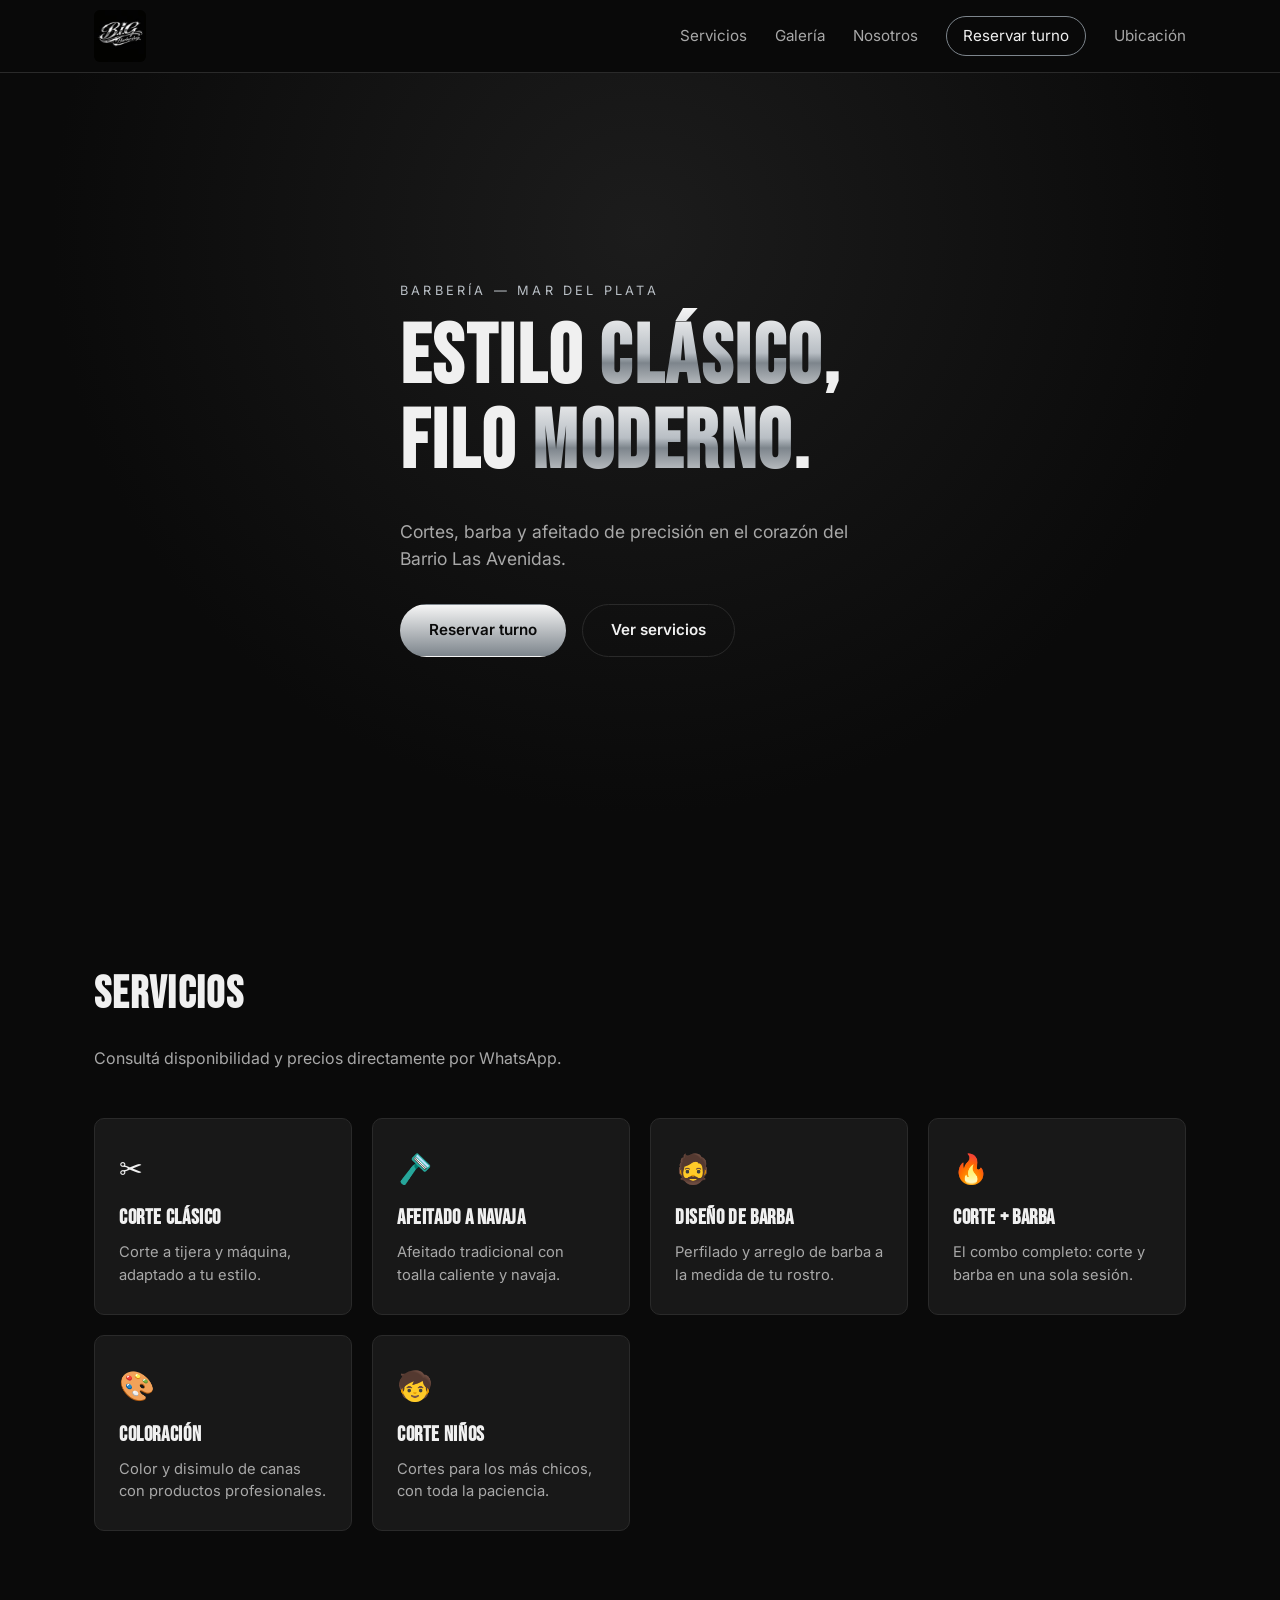
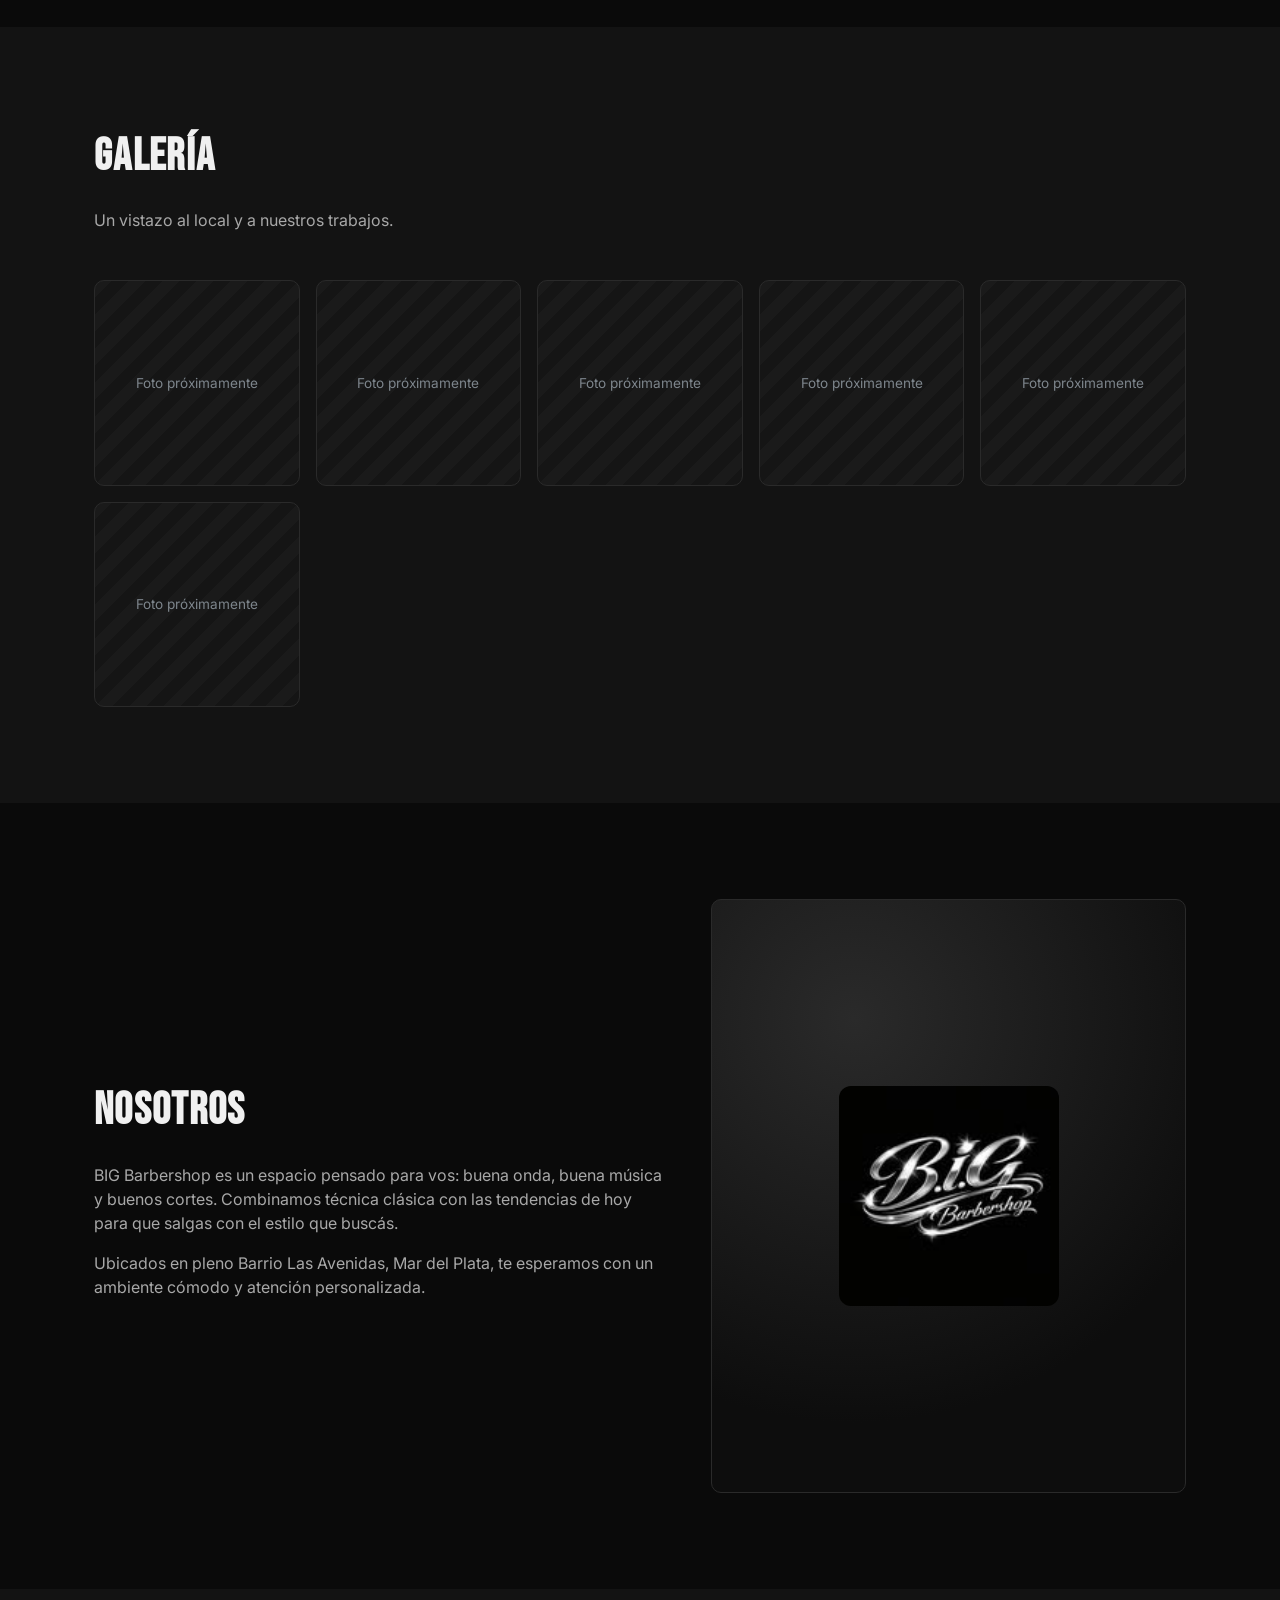
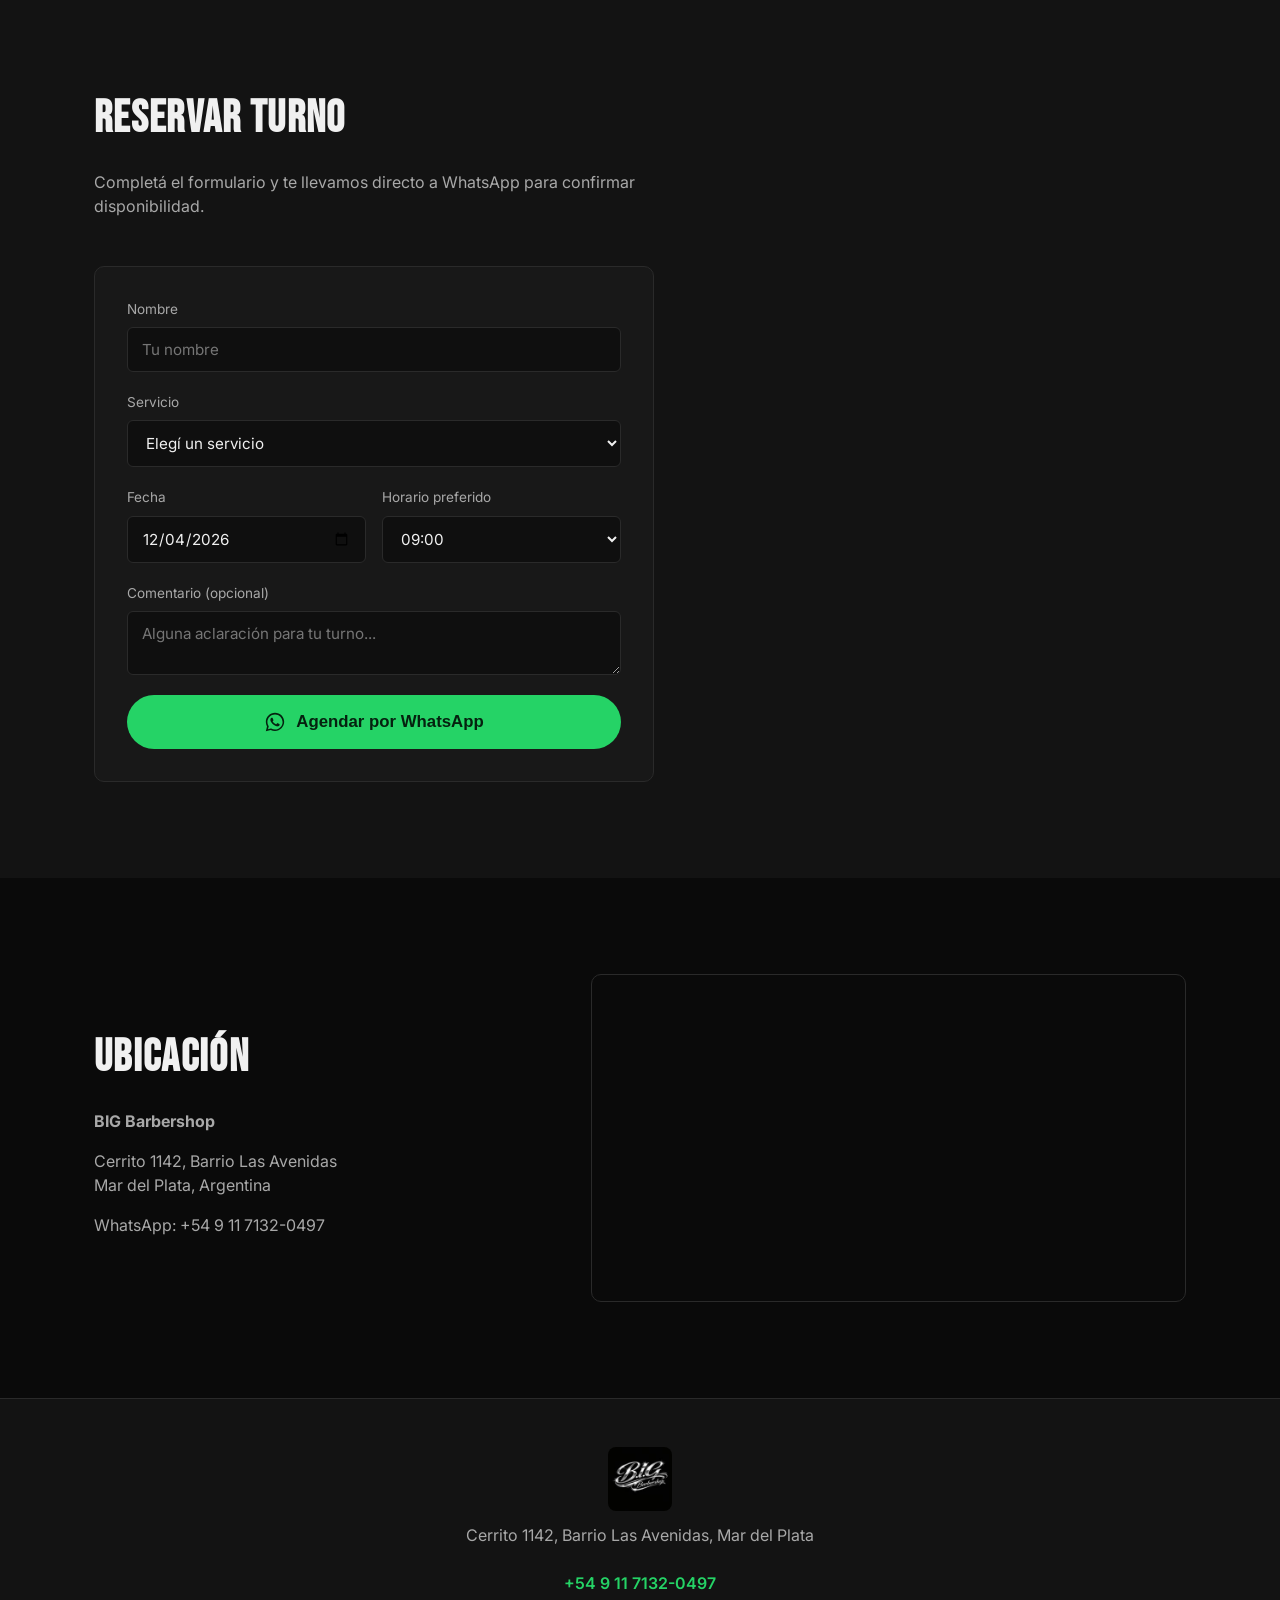
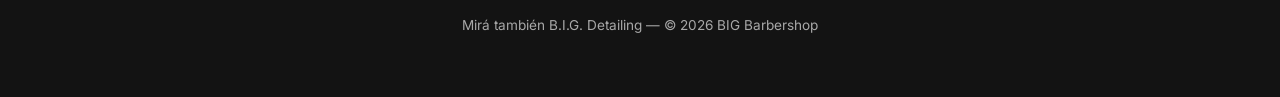
<file: index.html>
<!DOCTYPE html>
<html lang="es">
<head>
<meta charset="UTF-8">
<meta name="viewport" content="width=device-width, initial-scale=1.0">
<title>BIG Barbershop | Mar del Plata</title>
<meta name="description" content="BIG Barbershop - Cerrito 1142, Barrio Las Avenidas, Mar del Plata. Reservá tu turno por WhatsApp.">
<link rel="preconnect" href="https://fonts.googleapis.com">
<link rel="preconnect" href="https://fonts.gstatic.com" crossorigin>
<link href="https://fonts.googleapis.com/css2?family=Bebas+Neue&family=Inter:wght@400;500;600;700&display=swap" rel="stylesheet">
<link rel="stylesheet" href="css/style.css">
</head>
<body>

<header class="site-header" id="top">
  <div class="container header-inner">
    <a href="#top" class="brand">
      <img src="images/logo.jpg" alt="BIG Barbershop" class="brand-logo" id="logoImg">
    </a>
    <nav class="main-nav" id="mainNav">
      <a href="#servicios">Servicios</a>
      <a href="#galeria">Galería</a>
      <a href="#nosotros">Nosotros</a>
      <a href="#turnos" class="nav-cta">Reservar turno</a>
      <a href="#ubicacion">Ubicación</a>
    </nav>
    <button class="nav-toggle" id="navToggle" aria-label="Abrir menú" aria-expanded="false">
      <span></span><span></span><span></span>
    </button>
  </div>
</header>

<section class="hero">
  <div class="hero-overlay"></div>
  <div class="container hero-content">
    <p class="hero-eyebrow">Barbería &mdash; Mar del Plata</p>
    <h1>Estilo <span class="chrome-text">clásico</span>,<br>filo <span class="chrome-text">moderno</span>.</h1>
    <p class="hero-sub">Cortes, barba y afeitado de precisión en el corazón del Barrio Las Avenidas.</p>
    <div class="hero-actions">
      <a href="#turnos" class="btn btn-primary">Reservar turno</a>
      <a href="#servicios" class="btn btn-ghost">Ver servicios</a>
    </div>
  </div>
</section>

<section class="section" id="servicios">
  <div class="container">
    <h2 class="section-title">Servicios</h2>
    <p class="section-sub">Consultá disponibilidad y precios directamente por WhatsApp.</p>
    <div class="services-grid">
      <article class="service-card">
        <div class="service-icon">✂️</div>
        <h3>Corte Clásico</h3>
        <p>Corte a tijera y máquina, adaptado a tu estilo.</p>
      </article>
      <article class="service-card">
        <div class="service-icon">🪒</div>
        <h3>Afeitado a Navaja</h3>
        <p>Afeitado tradicional con toalla caliente y navaja.</p>
      </article>
      <article class="service-card">
        <div class="service-icon">🧔</div>
        <h3>Diseño de Barba</h3>
        <p>Perfilado y arreglo de barba a la medida de tu rostro.</p>
      </article>
      <article class="service-card">
        <div class="service-icon">🔥</div>
        <h3>Corte + Barba</h3>
        <p>El combo completo: corte y barba en una sola sesión.</p>
      </article>
      <article class="service-card">
        <div class="service-icon">🎨</div>
        <h3>Coloración</h3>
        <p>Color y disimulo de canas con productos profesionales.</p>
      </article>
      <article class="service-card">
        <div class="service-icon">🧒</div>
        <h3>Corte Niños</h3>
        <p>Cortes para los más chicos, con toda la paciencia.</p>
      </article>
    </div>
  </div>
</section>

<section class="section section-alt" id="galeria">
  <div class="container">
    <h2 class="section-title">Galería</h2>
    <p class="section-sub">Un vistazo al local y a nuestros trabajos.</p>
    <div class="gallery-grid" id="galleryGrid">
      <div class="gallery-item placeholder"><span>Foto próximamente</span></div>
      <div class="gallery-item placeholder"><span>Foto próximamente</span></div>
      <div class="gallery-item placeholder"><span>Foto próximamente</span></div>
      <div class="gallery-item placeholder"><span>Foto próximamente</span></div>
      <div class="gallery-item placeholder"><span>Foto próximamente</span></div>
      <div class="gallery-item placeholder"><span>Foto próximamente</span></div>
    </div>
  </div>
</section>

<section class="section" id="nosotros">
  <div class="container about-grid">
    <div class="about-text">
      <h2 class="section-title">Nosotros</h2>
      <p>BIG Barbershop es un espacio pensado para vos: buena onda, buena música y buenos cortes. Combinamos técnica clásica con las tendencias de hoy para que salgas con el estilo que buscás.</p>
      <p>Ubicados en pleno Barrio Las Avenidas, Mar del Plata, te esperamos con un ambiente cómodo y atención personalizada.</p>
    </div>
    <div class="about-visual" aria-hidden="true">
      <div class="chrome-frame">
        <img src="images/logo.jpg" alt="" class="chrome-frame-logo">
      </div>
    </div>
  </div>
</section>

<section class="section section-alt" id="turnos">
  <div class="container">
    <h2 class="section-title">Reservar turno</h2>
    <p class="section-sub">Completá el formulario y te llevamos directo a WhatsApp para confirmar disponibilidad.</p>

    <form class="booking-form" id="bookingForm">
      <div class="form-row">
        <label for="name">Nombre</label>
        <input type="text" id="name" name="name" placeholder="Tu nombre" required>
      </div>

      <div class="form-row">
        <label for="service">Servicio</label>
        <select id="service" name="service" required>
          <option value="" disabled selected>Elegí un servicio</option>
          <option value="Corte Clásico">Corte Clásico</option>
          <option value="Afeitado a Navaja">Afeitado a Navaja</option>
          <option value="Diseño de Barba">Diseño de Barba</option>
          <option value="Corte + Barba">Corte + Barba</option>
          <option value="Coloración">Coloración</option>
          <option value="Corte Niños">Corte Niños</option>
        </select>
      </div>

      <div class="form-row form-row-split">
        <div>
          <label for="date">Fecha</label>
          <input type="date" id="date" name="date" required>
        </div>
        <div>
          <label for="time">Horario preferido</label>
          <select id="time" name="time" required></select>
        </div>
      </div>

      <div class="form-row">
        <label for="notes">Comentario (opcional)</label>
        <textarea id="notes" name="notes" rows="2" placeholder="Alguna aclaración para tu turno..."></textarea>
      </div>

      <button type="submit" class="btn btn-whatsapp">
        <svg viewBox="0 0 32 32" class="wa-icon" aria-hidden="true"><path fill="currentColor" d="M16.004 2.667c-7.36 0-13.333 5.973-13.333 13.333 0 2.353.615 4.56 1.692 6.475L2.667 29.333l7.037-1.848a13.26 13.26 0 0 0 6.3 1.605h.006c7.36 0 13.333-5.973 13.333-13.333S23.364 2.667 16.004 2.667zm0 24.4h-.005a11.03 11.03 0 0 1-5.62-1.539l-.403-.24-4.176 1.096 1.115-4.07-.263-.418a11.02 11.02 0 0 1-1.7-5.896c0-6.096 4.961-11.057 11.057-11.057 2.954 0 5.731 1.152 7.82 3.242a10.98 10.98 0 0 1 3.235 7.822c0 6.096-4.961 11.06-11.06 11.06zm6.06-8.284c-.332-.166-1.964-.969-2.269-1.08-.305-.111-.527-.166-.749.166-.222.333-.86 1.08-1.055 1.303-.194.222-.388.25-.72.083-.332-.166-1.401-.516-2.669-1.646-.986-.879-1.653-1.965-1.847-2.297-.194-.333-.02-.512.146-.678.15-.149.332-.389.499-.583.166-.194.221-.333.332-.555.111-.222.055-.417-.028-.583-.083-.166-.749-1.804-1.026-2.471-.27-.65-.545-.562-.749-.572l-.638-.011c-.222 0-.583.083-.888.417-.305.333-1.164 1.137-1.164 2.775 0 1.637 1.192 3.22 1.358 3.442.166.222 2.347 3.584 5.685 5.026.794.343 1.414.548 1.897.702.797.253 1.522.217 2.096.132.639-.096 1.964-.803 2.241-1.578.277-.775.277-1.44.194-1.578-.083-.139-.305-.222-.638-.389z"/></svg>
        Agendar por WhatsApp
      </button>
    </form>
  </div>
</section>

<section class="section" id="ubicacion">
  <div class="container location-grid">
    <div class="location-info">
      <h2 class="section-title">Ubicación</h2>
      <p><strong>BIG Barbershop</strong></p>
      <p>Cerrito 1142, Barrio Las Avenidas<br>Mar del Plata, Argentina</p>
      <p><a href="https://wa.me/5491171320497" target="_blank" rel="noopener">WhatsApp: +54 9 11 7132-0497</a></p>
    </div>
    <div class="location-map">
      <iframe
        title="Ubicación BIG Barbershop"
        src="https://www.google.com/maps?q=Cerrito+1142,+Mar+del+Plata,+Argentina&output=embed"
        width="100%" height="320" style="border:0;" allowfullscreen loading="lazy"
        referrerpolicy="no-referrer-when-downgrade">
      </iframe>
    </div>
  </div>
</section>

<footer class="site-footer">
  <div class="container footer-inner">
    <img src="images/logo.jpg" alt="BIG Barbershop" class="footer-logo">
    <p>Cerrito 1142, Barrio Las Avenidas, Mar del Plata</p>
    <a href="https://wa.me/5491171320497" target="_blank" rel="noopener" class="footer-wa">+54 9 11 7132-0497</a>
    <p class="copy">Mirá también <a href="detailing/index.html">B.I.G. Detailing</a> &mdash; &copy; <span id="year"></span> BIG Barbershop</p>
  </div>
</footer>

<script src="js/script.js"></script>
</body>
</html>
</file>
<file: css/style.css>
:root {
  --bg: #0a0a0a;
  --bg-alt: #131313;
  --card: #181818;
  --border: #2a2a2a;
  --text: #f0f0f0;
  --text-dim: #a8a8a8;
  --silver-1: #f5f5f5;
  --silver-2: #b8bec4;
  --silver-3: #7d858c;
  --whatsapp: #25d366;
  --radius: 10px;
  --max-width: 1140px;
}

* { box-sizing: border-box; }

html { scroll-behavior: smooth; }

body {
  margin: 0;
  background: var(--bg);
  color: var(--text);
  font-family: 'Inter', system-ui, sans-serif;
  line-height: 1.5;
}

h1, h2, h3 {
  font-family: 'Bebas Neue', 'Inter', sans-serif;
  letter-spacing: 0.03em;
  margin: 0 0 0.4em;
}

p { margin: 0 0 1em; color: var(--text-dim); }

a { color: inherit; text-decoration: none; }

img { max-width: 100%; display: block; }

.container {
  max-width: var(--max-width);
  margin: 0 auto;
  padding: 0 24px;
}

.chrome-text {
  background: linear-gradient(180deg, var(--silver-1) 0%, var(--silver-2) 45%, var(--silver-3) 55%, var(--silver-1) 100%);
  -webkit-background-clip: text;
  background-clip: text;
  color: transparent;
}

/* Header */
.site-header {
  position: sticky;
  top: 0;
  z-index: 50;
  background: rgba(10,10,10,0.85);
  backdrop-filter: blur(8px);
  border-bottom: 1px solid var(--border);
}

.header-inner {
  display: flex;
  align-items: center;
  justify-content: space-between;
  height: 72px;
}

.brand {
  display: flex;
  align-items: center;
  gap: 10px;
}

.brand-logo {
  height: 52px;
  width: auto;
  border-radius: 6px;
}

.footer-logo {
  height: 64px;
  width: auto;
  border-radius: 8px;
  margin-bottom: 4px;
}

.brand-text {
  font-family: 'Bebas Neue', sans-serif;
  font-size: 1.6rem;
  letter-spacing: 0.06em;
  background: linear-gradient(180deg, var(--silver-1), var(--silver-3));
  -webkit-background-clip: text;
  background-clip: text;
  color: transparent;
}

.brand-text.small { font-size: 1.3rem; }

.brand-text em { font-style: normal; color: var(--text); -webkit-text-fill-color: var(--text-dim); }

.main-nav {
  display: flex;
  align-items: center;
  gap: 28px;
}

.main-nav a {
  font-size: 0.95rem;
  color: var(--text-dim);
  transition: color 0.2s;
}

.main-nav a:hover { color: var(--silver-1); }

.nav-cta {
  border: 1px solid var(--silver-3);
  padding: 8px 16px;
  border-radius: 999px;
  color: var(--text) !important;
}

.nav-toggle {
  display: none;
  flex-direction: column;
  gap: 5px;
  background: none;
  border: none;
  cursor: pointer;
  padding: 8px;
}

.nav-toggle span {
  width: 24px;
  height: 2px;
  background: var(--silver-1);
}

/* Hero */
.hero {
  position: relative;
  min-height: 88vh;
  display: flex;
  align-items: center;
  background: radial-gradient(ellipse at 50% 20%, #1c1c1c 0%, #0a0a0a 65%);
  overflow: hidden;
}

.hero::after {
  content: "";
  position: absolute;
  inset: 0;
  background-image:
    linear-gradient(90deg, transparent 0 49.5%, rgba(255,255,255,0.03) 49.5% 50.5%, transparent 50.5% 100%);
  background-size: 80px 100%;
  opacity: 0.5;
  pointer-events: none;
}

.hero-content { position: relative; z-index: 1; }

.hero-eyebrow {
  text-transform: uppercase;
  letter-spacing: 0.25em;
  font-size: 0.8rem;
  color: var(--silver-2);
  margin-bottom: 16px;
}

.hero h1 {
  font-size: clamp(2.6rem, 7vw, 5.2rem);
  line-height: 1.02;
  color: var(--text);
}

.hero-sub {
  max-width: 480px;
  font-size: 1.1rem;
  margin-top: 20px;
}

.hero-actions {
  display: flex;
  gap: 16px;
  margin-top: 32px;
  flex-wrap: wrap;
}

.btn {
  display: inline-flex;
  align-items: center;
  gap: 10px;
  padding: 14px 28px;
  border-radius: 999px;
  font-weight: 600;
  font-size: 0.95rem;
  cursor: pointer;
  border: 1px solid transparent;
  transition: transform 0.15s, opacity 0.15s;
}

.btn:hover { transform: translateY(-2px); }

.btn-primary {
  background: linear-gradient(180deg, var(--silver-1), var(--silver-3));
  color: #0a0a0a;
}

.btn-ghost {
  border-color: var(--border);
  color: var(--text);
}

.btn-ghost:hover { border-color: var(--silver-2); }

.btn-whatsapp {
  background: var(--whatsapp);
  color: #05210f;
  border: none;
  width: 100%;
  justify-content: center;
  padding: 16px 28px;
  font-size: 1.05rem;
}

.wa-icon { width: 22px; height: 22px; }

/* Sections */
.section { padding: 96px 0; }
.section-alt { background: var(--bg-alt); }

.section-title {
  font-size: clamp(2rem, 4vw, 2.8rem);
  color: var(--text);
}

.section-sub {
  color: var(--text-dim);
  max-width: 560px;
  margin-bottom: 48px;
}

/* Services */
.services-grid {
  display: grid;
  grid-template-columns: repeat(auto-fit, minmax(220px, 1fr));
  gap: 20px;
}

.service-card {
  background: var(--card);
  border: 1px solid var(--border);
  border-radius: var(--radius);
  padding: 28px 24px;
  transition: border-color 0.2s, transform 0.2s;
}

.service-card:hover {
  border-color: var(--silver-2);
  transform: translateY(-4px);
}

.service-icon { font-size: 1.8rem; margin-bottom: 12px; }

.service-card h3 { font-size: 1.3rem; margin-bottom: 8px; }

.service-card p { margin: 0; font-size: 0.92rem; }

/* Gallery */
.gallery-grid {
  display: grid;
  grid-template-columns: repeat(auto-fit, minmax(180px, 1fr));
  gap: 16px;
}

.gallery-item {
  aspect-ratio: 1 / 1;
  border-radius: var(--radius);
  overflow: hidden;
}

.gallery-item.placeholder {
  background: repeating-linear-gradient(135deg, #1a1a1a 0 12px, #151515 12px 24px);
  border: 1px solid var(--border);
  display: flex;
  align-items: center;
  justify-content: center;
}

.gallery-item.placeholder span {
  color: var(--silver-3);
  font-size: 0.85rem;
  text-align: center;
  padding: 0 12px;
}

.gallery-item img { width: 100%; height: 100%; object-fit: cover; }

/* About */
.about-grid {
  display: grid;
  grid-template-columns: 1.2fr 1fr;
  gap: 48px;
  align-items: center;
}

.chrome-frame {
  aspect-ratio: 4 / 5;
  border-radius: var(--radius);
  border: 1px solid var(--border);
  background: radial-gradient(circle at 30% 20%, #2a2a2a, #0d0d0d 70%);
  display: flex;
  align-items: center;
  justify-content: center;
}

.chrome-frame-logo {
  width: 55%;
  max-width: 220px;
  border-radius: 12px;
}

/* Booking form */
.booking-form {
  max-width: 560px;
  background: var(--card);
  border: 1px solid var(--border);
  border-radius: var(--radius);
  padding: 32px;
  display: flex;
  flex-direction: column;
  gap: 20px;
}

/* Contact card */
.contact-card {
  max-width: 480px;
  background: var(--card);
  border: 1px solid var(--border);
  border-radius: var(--radius);
  padding: 32px;
  display: flex;
  flex-direction: column;
  align-items: flex-start;
  gap: 8px;
}

.contact-card .btn { margin-top: 12px; }

.form-row { display: flex; flex-direction: column; gap: 8px; }

.form-row-split {
  flex-direction: row;
  gap: 16px;
}

.form-row-split > div {
  flex: 1;
  display: flex;
  flex-direction: column;
  gap: 8px;
}

label { font-size: 0.85rem; color: var(--text-dim); }

input, select, textarea {
  background: #0f0f0f;
  border: 1px solid var(--border);
  border-radius: 6px;
  padding: 12px 14px;
  color: var(--text);
  font-family: inherit;
  font-size: 0.95rem;
}

input:focus, select:focus, textarea:focus {
  outline: none;
  border-color: var(--silver-2);
}

textarea { resize: vertical; }

/* Location */
.location-grid {
  display: grid;
  grid-template-columns: 1fr 1.3fr;
  gap: 40px;
  align-items: center;
}

.location-map {
  border-radius: var(--radius);
  overflow: hidden;
  border: 1px solid var(--border);
}

/* Footer */
.site-footer {
  border-top: 1px solid var(--border);
  padding: 48px 0;
  background: var(--bg-alt);
}

.footer-inner {
  text-align: center;
  display: flex;
  flex-direction: column;
  align-items: center;
  gap: 8px;
}

.footer-wa { color: var(--whatsapp); font-weight: 600; }

.copy { font-size: 0.85rem; margin-top: 12px; }

/* Responsive */
@media (max-width: 860px) {
  .main-nav {
    position: absolute;
    top: 72px;
    left: 0;
    right: 0;
    background: #0a0a0a;
    flex-direction: column;
    align-items: flex-start;
    padding: 20px 24px;
    border-bottom: 1px solid var(--border);
    display: none;
  }
  .main-nav.open { display: flex; }
  .nav-toggle { display: flex; }
  .about-grid, .location-grid { grid-template-columns: 1fr; }
  .form-row-split { flex-direction: column; }
}
</file>
